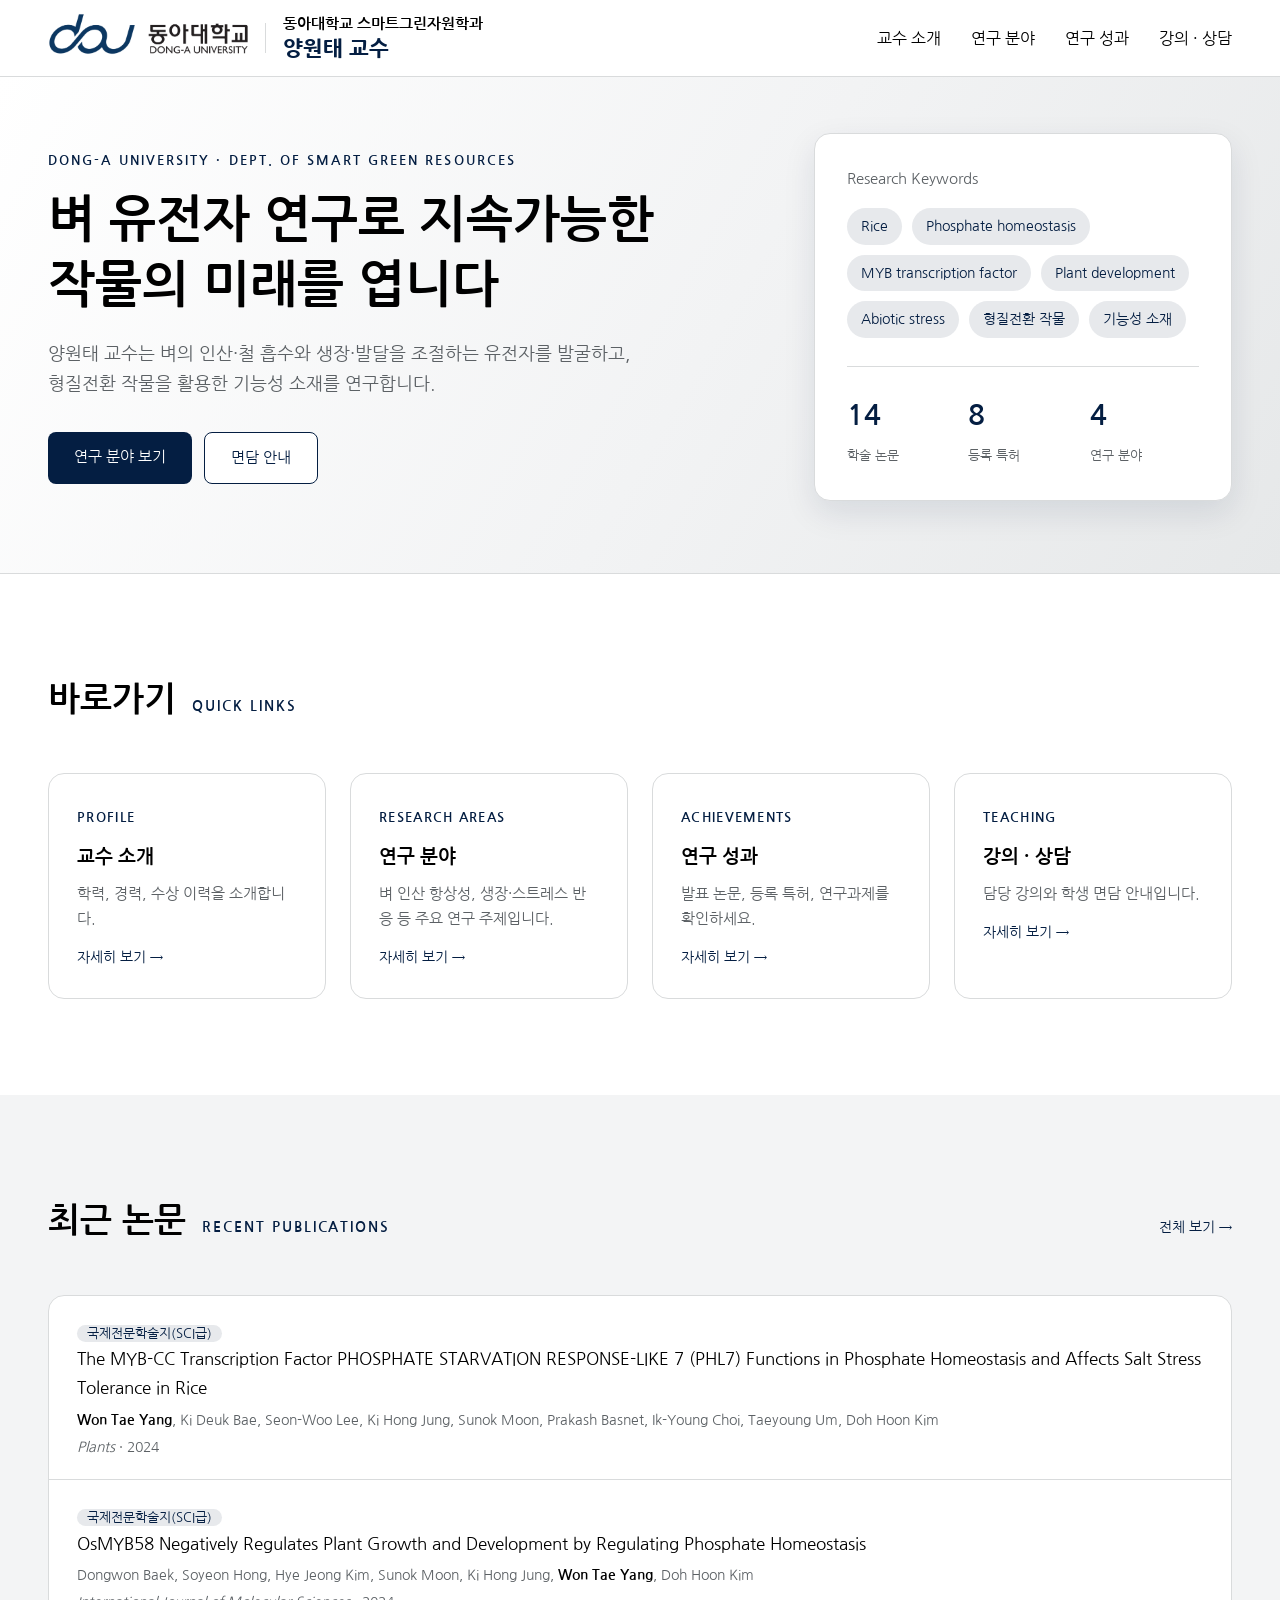
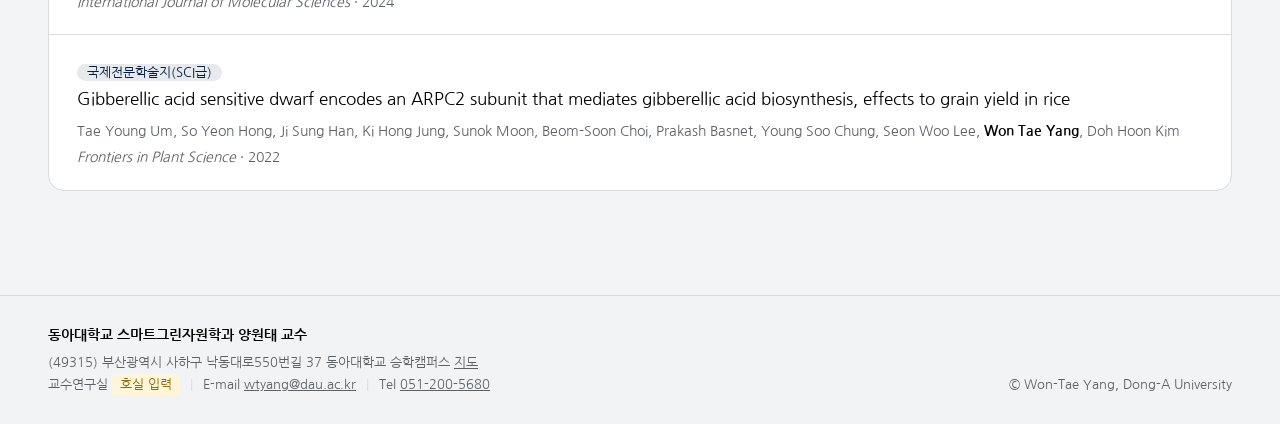
<file: index.html>
<!doctype html>
<html lang="ko" data-theme="light">
<head>
<meta charset="utf-8">
<meta name="viewport" content="width=1280">
<title>양원태 교수 · 동아대학교 스마트그린자원학과</title>
<link href="https://fonts.googleapis.com/css2?family=Nanum+Gothic:wght@400;700;800&display=swap" rel="stylesheet">
<link rel="stylesheet" href="styles.css">
</head>
<body>

<header class="nav">
  <div class="wrap">
    <a class="brand" href="index.html"><img class="brand-logo" src="images/donga-logo.png" alt="동아대학교"><span class="brand-text"><span class="brand-dept">동아대학교 스마트그린자원학과</span><span class="brand-name"><b>양원태 교수</b></span></span></a>
    <nav><ul>
      <li><a href="about.html">교수 소개</a></li>
      <li><a href="research.html">연구 분야</a></li>
      <li><a href="achievements.html">연구 성과</a></li>
      <li><a href="teaching.html">강의 · 상담</a></li>
    </ul></nav>
  </div>
</header>

<div class="hero">
  <div class="wrap">
    <div>
      <div class="eyebrow">Dong-A University · Dept. of Smart Green Resources</div>
      <h1>벼 유전자 연구로 지속가능한<br>작물의 미래를 엽니다</h1>
      <p>양원태 교수는 벼의 인산·철 흡수와 생장·발달을 조절하는 유전자를 발굴하고,<br>형질전환 작물을 활용한 기능성 소재를 연구합니다.</p>
      <div class="btns">
        <a class="btn primary" href="research.html">연구 분야 보기</a>
        <a class="btn ghost" href="teaching.html#office">면담 안내</a>
      </div>
    </div>
    <div class="keyword-box">
      <h3>Research Keywords</h3>
      <div class="tags">
        <span class="tag">Rice</span><span class="tag">Phosphate homeostasis</span><span class="tag">MYB transcription factor</span>
        <span class="tag">Plant development</span><span class="tag">Abiotic stress</span><span class="tag">형질전환 작물</span>
        <span class="tag">기능성 소재</span>
      </div>
      <div class="stats">
        <div><b id="stat-papers">–</b><span>학술 논문</span></div>
        <div><b id="stat-patents">–</b><span>등록 특허</span></div>
        <div><b>4</b><span>연구 분야</span></div>
      </div>
    </div>
  </div>
</div>

<main>
<section>
  <div class="wrap">
    <div class="sec-head"><h2>바로가기</h2><span class="en">Quick Links</span></div>
    <div class="ovgrid four">
      <a class="ovcard" href="about.html">
        <span class="en">Profile</span>
        <h3>교수 소개</h3>
        <p>학력, 경력, 수상 이력을 소개합니다.</p>
        <span class="more">자세히 보기 →</span>
      </a>
      <a class="ovcard" href="research.html">
        <span class="en">Research Areas</span>
        <h3>연구 분야</h3>
        <p>벼 인산 항상성, 생장·스트레스 반응 등 주요 연구 주제입니다.</p>
        <span class="more">자세히 보기 →</span>
      </a>
      <a class="ovcard" href="achievements.html">
        <span class="en">Achievements</span>
        <h3>연구 성과</h3>
        <p>발표 논문, 등록 특허, 연구과제를 확인하세요.</p>
        <span class="more">자세히 보기 →</span>
      </a>
      <a class="ovcard" href="teaching.html">
        <span class="en">Teaching</span>
        <h3>강의 · 상담</h3>
        <p>담당 강의와 학생 면담 안내입니다.</p>
        <span class="more">자세히 보기 →</span>
      </a>
    </div>
  </div>
</section>

<section class="alt">
  <div class="wrap">
    <div class="sec-head"><h2>최근 논문</h2><span class="en">Recent Publications</span><a class="sec-more" href="achievements.html">전체 보기 →</a></div>
    <ul class="pubs" id="recent-papers"></ul>
  </div>
</section>
</main>

<footer>
  <div class="wrap">
    <div class="foot-info">
      <b>동아대학교 스마트그린자원학과 양원태 교수</b>
      <p>(49315) 부산광역시 사하구 낙동대로550번길 37 동아대학교 승학캠퍼스 <a href="https://map.kakao.com/?q=%EB%8F%99%EC%95%84%EB%8C%80%ED%95%99%EA%B5%90%20%EC%8A%B9%ED%95%99%EC%BA%A0%ED%8D%BC%EC%8A%A4" target="_blank" rel="noopener">지도</a></p>
      <p><span>교수연구실 <span class="todo">호실 입력</span></span><span>E-mail <a href="mailto:wtyang@dau.ac.kr">wtyang@dau.ac.kr</a></span><span>Tel <a href="tel:0512005680">051-200-5680</a></span></p>
    </div>
    <div class="foot-copy">© Won-Tae Yang, Dong-A University</div>
  </div>
</footer>
<script src="site-data.js"></script>
<script src="achievements.js"></script>
</body>
</html>
</file>
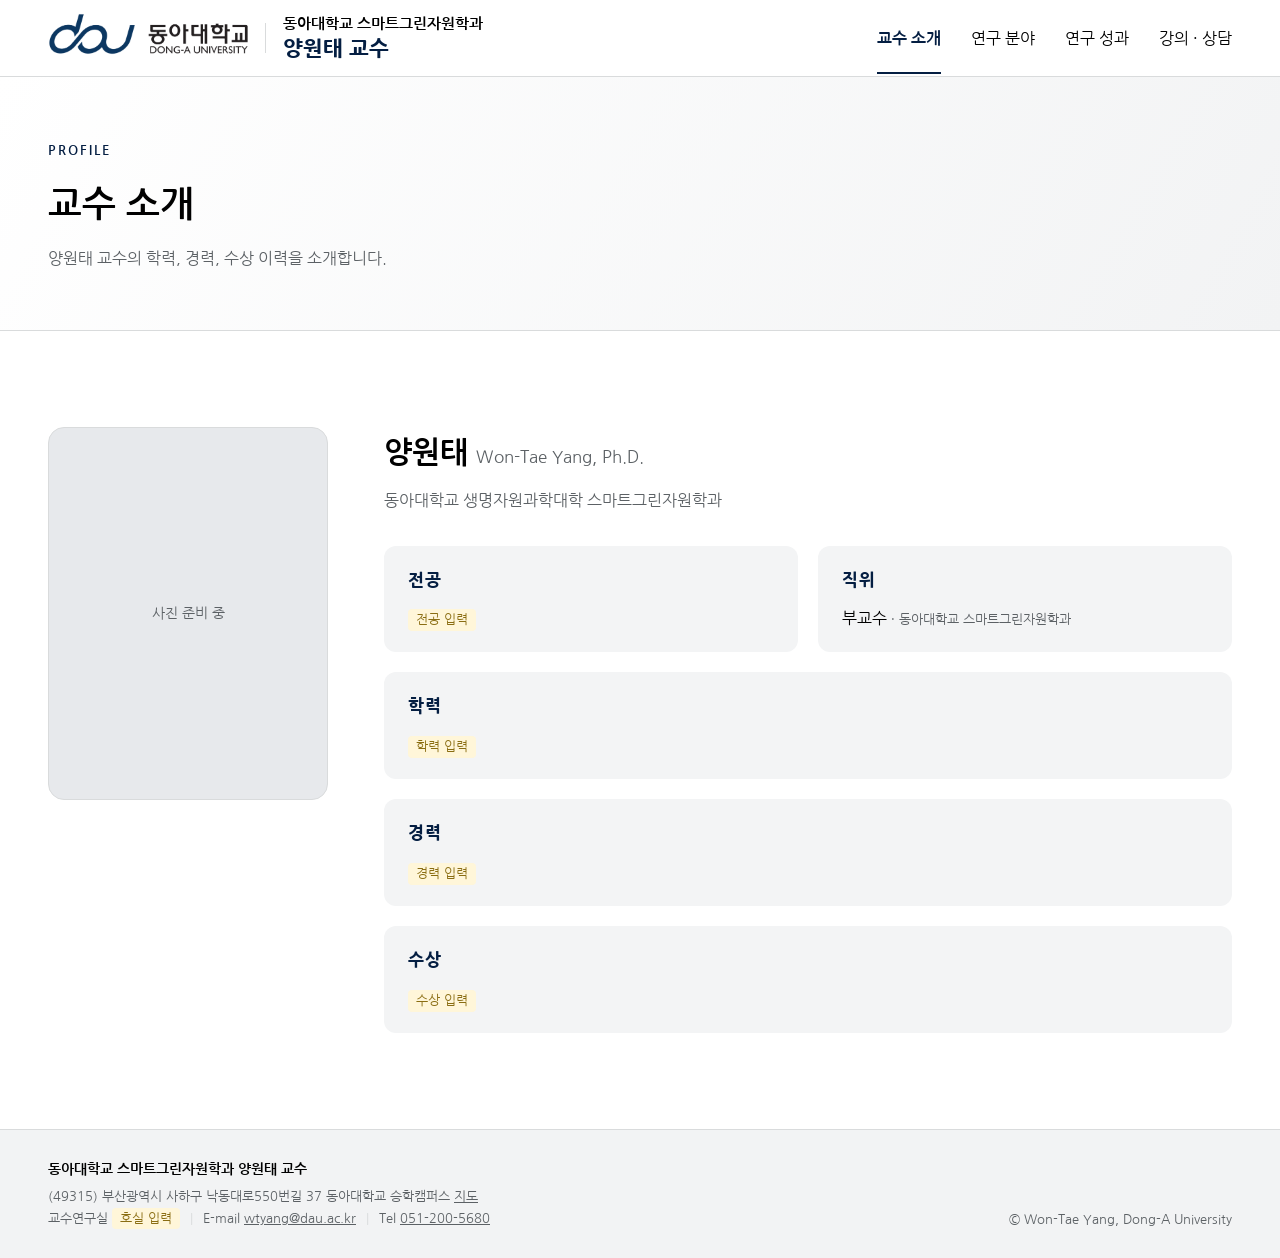
<file: about.html>
<!doctype html>
<html lang="ko" data-theme="light">
<head>
<meta charset="utf-8">
<meta name="viewport" content="width=1280">
<title>교수 소개 · 양원태 교수</title>
<link href="https://fonts.googleapis.com/css2?family=Nanum+Gothic:wght@400;700;800&display=swap" rel="stylesheet">
<link rel="stylesheet" href="styles.css">
</head>
<body>

<header class="nav">
  <div class="wrap">
    <a class="brand" href="index.html"><img class="brand-logo" src="images/donga-logo.png" alt="동아대학교"><span class="brand-text"><span class="brand-dept">동아대학교 스마트그린자원학과</span><span class="brand-name"><b>양원태 교수</b></span></span></a>
    <nav><ul>
      <li><a class="active" href="about.html">교수 소개</a></li>
      <li><a href="research.html">연구 분야</a></li>
      <li><a href="achievements.html">연구 성과</a></li>
      <li><a href="teaching.html">강의 · 상담</a></li>
    </ul></nav>
  </div>
</header>

<div class="pagehead">
  <div class="wrap">
    <span class="eyebrow">Profile</span>
    <h1>교수 소개</h1>
    <p>양원태 교수의 학력, 경력, 수상 이력을 소개합니다.</p>
  </div>
</div>

<main>
<section>
  <div class="wrap">
    <div class="profile">
      <div class="photo">사진 준비 중</div>
      <div>
        <h3>양원태<small>Won-Tae Yang, Ph.D.</small></h3>
        <p class="affil">동아대학교 생명자원과학대학 스마트그린자원학과</p>
        <div class="info">
          <div class="item"><div class="label">전공</div><span class="todo">전공 입력</span></div>
          <div class="item"><div class="label">직위</div>부교수 <span style="color:var(--muted);font-size:13px">· 동아대학교 스마트그린자원학과</span></div>
          <div class="item full"><div class="label">학력</div><span class="todo">학력 입력</span></div>
          <div class="item full"><div class="label">경력</div><span class="todo">경력 입력</span></div>
          <div class="item full"><div class="label">수상</div><span class="todo">수상 입력</span></div>
        </div>
      </div>
    </div>
  </div>
</section>
</main>

<footer>
  <div class="wrap">
    <div class="foot-info">
      <b>동아대학교 스마트그린자원학과 양원태 교수</b>
      <p>(49315) 부산광역시 사하구 낙동대로550번길 37 동아대학교 승학캠퍼스 <a href="https://map.kakao.com/?q=%EB%8F%99%EC%95%84%EB%8C%80%ED%95%99%EA%B5%90%20%EC%8A%B9%ED%95%99%EC%BA%A0%ED%8D%BC%EC%8A%A4" target="_blank" rel="noopener">지도</a></p>
      <p><span>교수연구실 <span class="todo">호실 입력</span></span><span>E-mail <a href="mailto:wtyang@dau.ac.kr">wtyang@dau.ac.kr</a></span><span>Tel <a href="tel:0512005680">051-200-5680</a></span></p>
    </div>
    <div class="foot-copy">© Won-Tae Yang, Dong-A University</div>
  </div>
</footer>
</body>
</html>
</file>
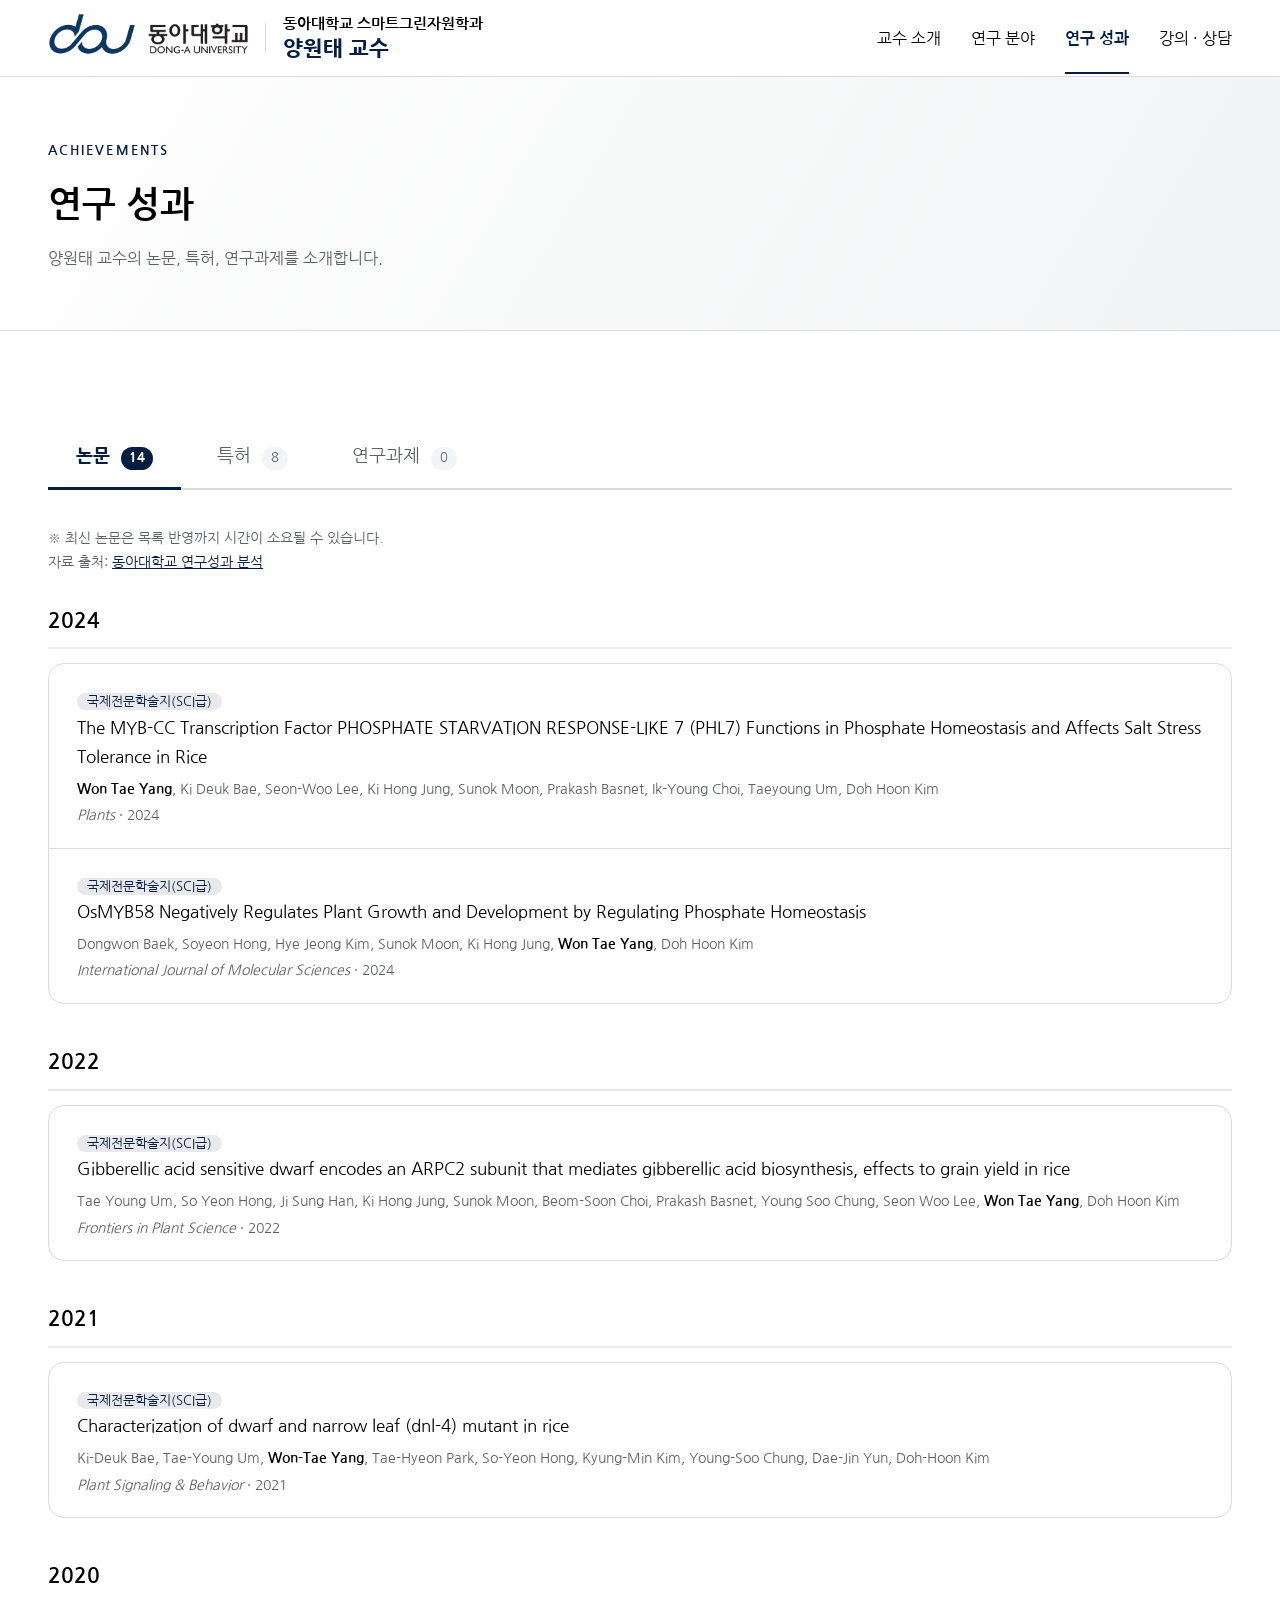
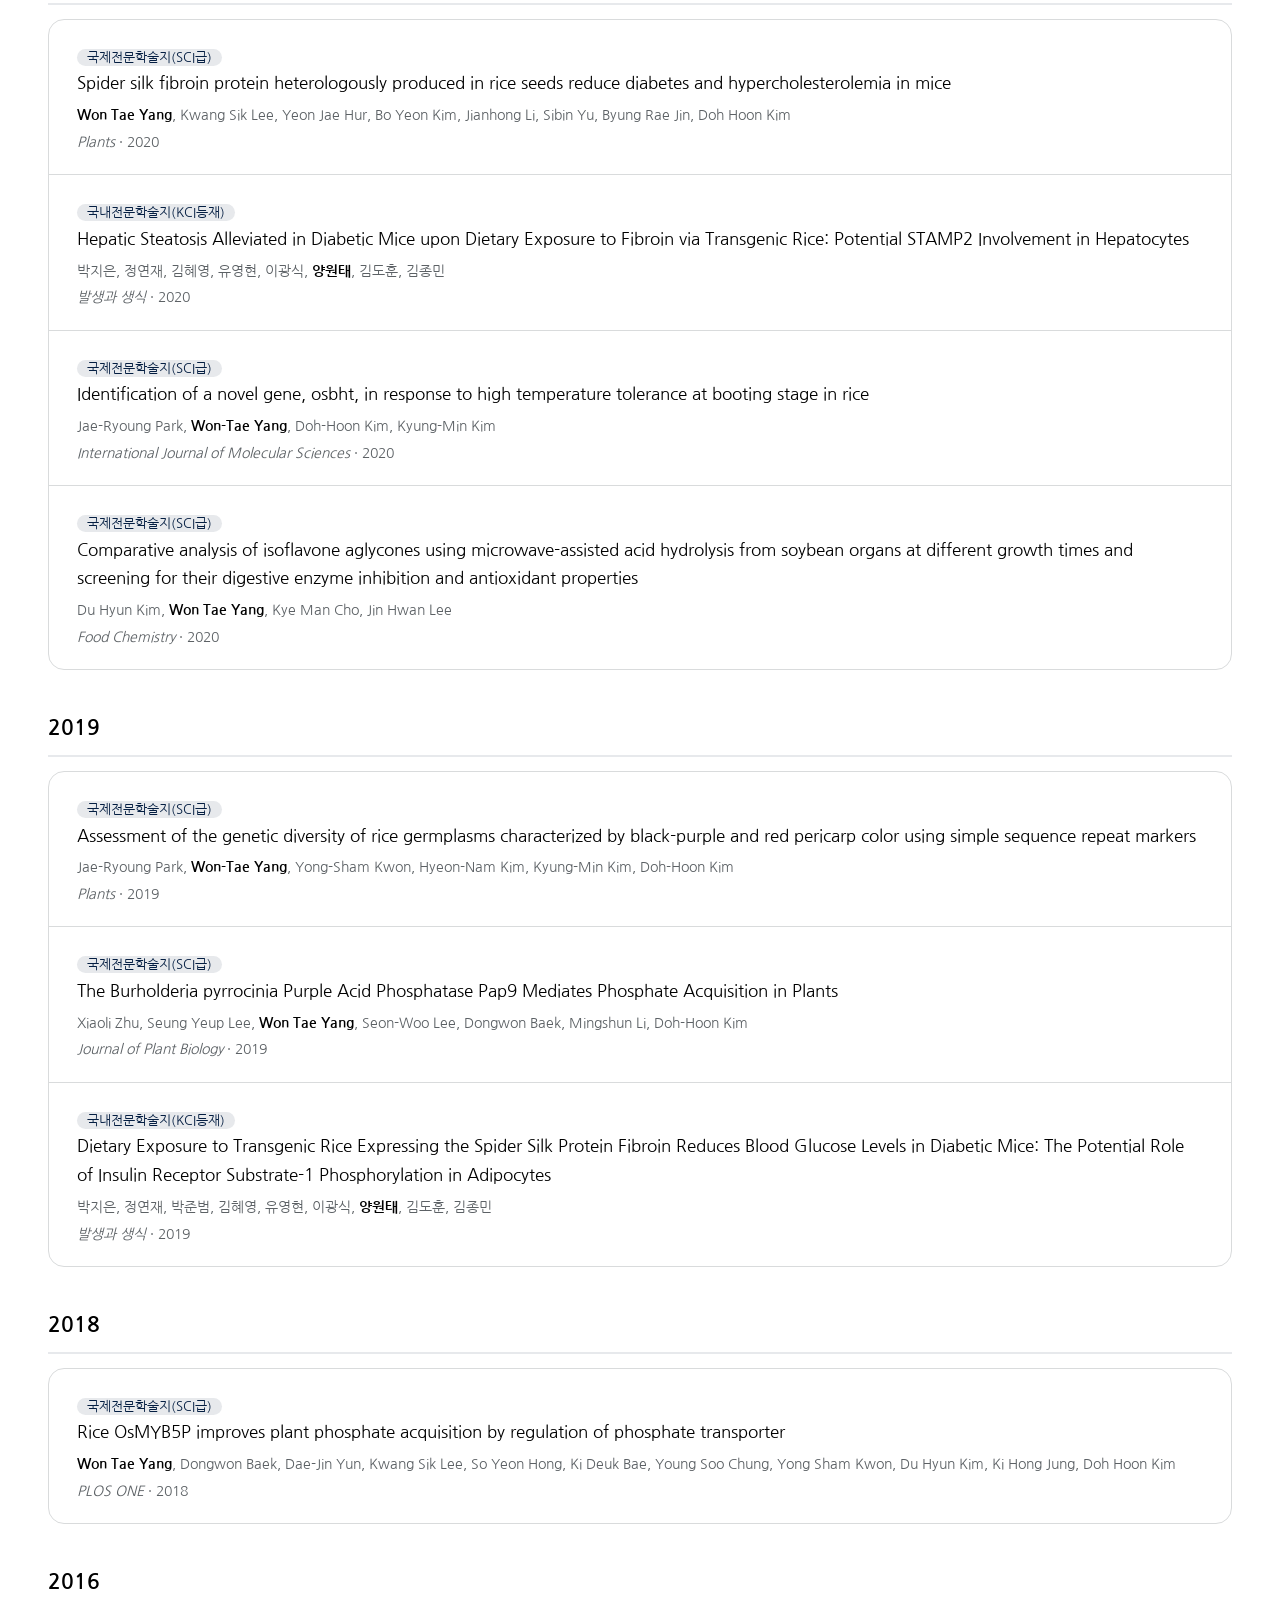
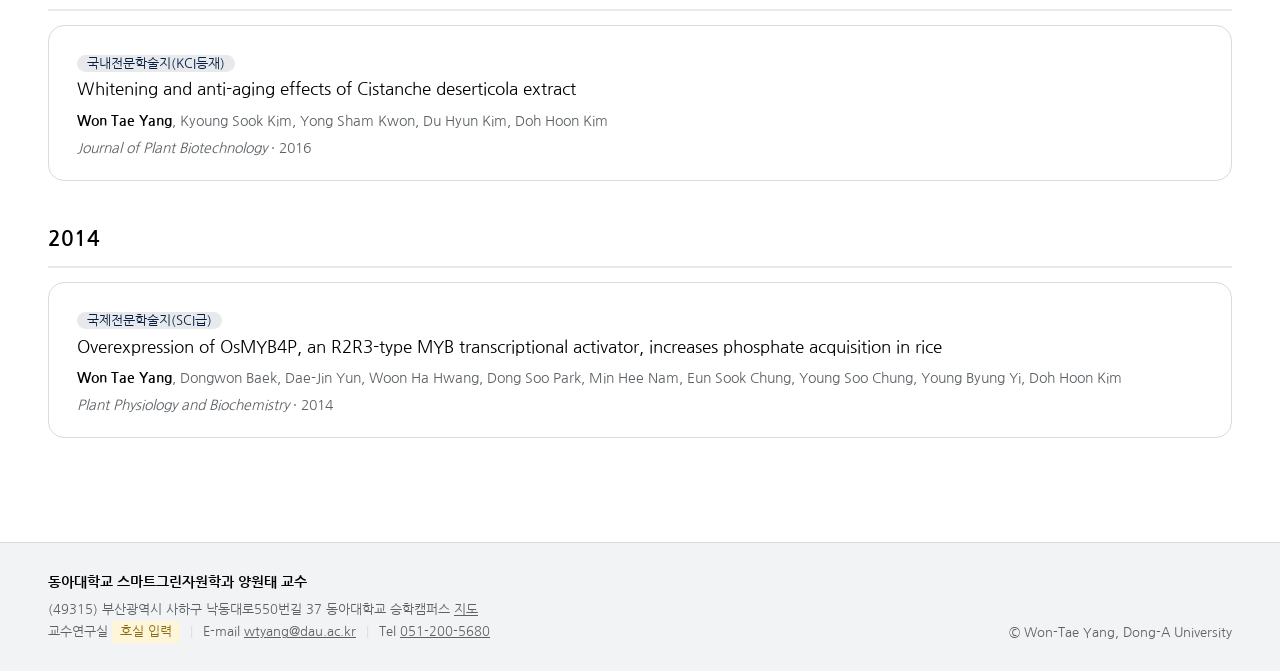
<file: achievements.html>
<!doctype html>
<html lang="ko" data-theme="light">
<head>
<meta charset="utf-8">
<meta name="viewport" content="width=1280">
<title>연구 성과 · 양원태 교수</title>
<link href="https://fonts.googleapis.com/css2?family=Nanum+Gothic:wght@400;700;800&display=swap" rel="stylesheet">
<link rel="stylesheet" href="styles.css">
</head>
<body>

<header class="nav">
  <div class="wrap">
    <a class="brand" href="index.html"><img class="brand-logo" src="images/donga-logo.png" alt="동아대학교"><span class="brand-text"><span class="brand-dept">동아대학교 스마트그린자원학과</span><span class="brand-name"><b>양원태 교수</b></span></span></a>
    <nav><ul>
      <li><a href="about.html">교수 소개</a></li>
      <li><a href="research.html">연구 분야</a></li>
      <li><a class="active" href="achievements.html">연구 성과</a></li>
      <li><a href="teaching.html">강의 · 상담</a></li>
    </ul></nav>
  </div>
</header>

<div class="pagehead">
  <div class="wrap">
    <span class="eyebrow">Achievements</span>
    <h1>연구 성과</h1>
    <p>양원태 교수의 논문, 특허, 연구과제를 소개합니다.</p>
  </div>
</div>

<main>
<section class="ach">
  <div class="wrap">
    <div class="tabs" role="tablist">
      <button type="button" role="tab" class="tab" data-tab="papers">논문 <span id="n-papers"></span></button>
      <button type="button" role="tab" class="tab" data-tab="patents">특허 <span id="n-patents"></span></button>
      <button type="button" role="tab" class="tab" data-tab="projects">연구과제 <span id="n-projects"></span></button>
    </div>

    <div class="tabpanel" id="papers" role="tabpanel">
      <p class="tab-note">※ 최신 논문은 목록 반영까지 시간이 소요될 수 있습니다.<br>자료 출처: <a href="https://dongalibraryscholar.netlify.app/listing_result?keyword=082680" target="_blank" rel="noopener">동아대학교 연구성과 분석</a></p>
      <div id="paper-list"></div>
    </div>

    <div class="tabpanel panel" id="patents" role="tabpanel" hidden>
      <table class="table">
        <thead><tr><th>등록</th><th>특허명</th></tr></thead>
        <tbody id="patent-rows"></tbody>
      </table>
    </div>

    <div class="tabpanel panel" id="projects" role="tabpanel" hidden>
      <table class="table">
        <thead><tr><th>기간</th><th>과제명</th></tr></thead>
        <tbody id="project-rows"></tbody>
      </table>
    </div>
  </div>
</section>
</main>

<footer>
  <div class="wrap">
    <div class="foot-info">
      <b>동아대학교 스마트그린자원학과 양원태 교수</b>
      <p>(49315) 부산광역시 사하구 낙동대로550번길 37 동아대학교 승학캠퍼스 <a href="https://map.kakao.com/?q=%EB%8F%99%EC%95%84%EB%8C%80%ED%95%99%EA%B5%90%20%EC%8A%B9%ED%95%99%EC%BA%A0%ED%8D%BC%EC%8A%A4" target="_blank" rel="noopener">지도</a></p>
      <p><span>교수연구실 <span class="todo">호실 입력</span></span><span>E-mail <a href="mailto:wtyang@dau.ac.kr">wtyang@dau.ac.kr</a></span><span>Tel <a href="tel:0512005680">051-200-5680</a></span></p>
    </div>
    <div class="foot-copy">© Won-Tae Yang, Dong-A University</div>
  </div>
</footer>
<script>
// 탭 전환 — 주소 끝 #papers / #patents / #projects 로 바로 열 수 있음
(function(){
  var tabs = document.querySelectorAll(".tab"), panels = document.querySelectorAll(".tabpanel");
  function open(id){
    if (!document.getElementById(id)) id = "papers";
    tabs.forEach(function(t){ var on = t.dataset.tab === id; t.classList.toggle("on", on); t.setAttribute("aria-selected", on); });
    panels.forEach(function(p){ p.hidden = p.id !== id; });
  }
  tabs.forEach(function(t){ t.addEventListener("click", function(){ history.replaceState(null, "", "#" + t.dataset.tab); open(t.dataset.tab); }); });
  window.addEventListener("hashchange", function(){ open(location.hash.slice(1)); });
  open(location.hash.slice(1));
  if (location.hash) setTimeout(function(){ window.scrollTo(0, 0); }, 0);  // 탭 주소로 들어와도 페이지 맨 위에서 시작
})();
</script>
<script src="site-data.js"></script>
<script src="achievements.js"></script>
</body>
</html>
</file>
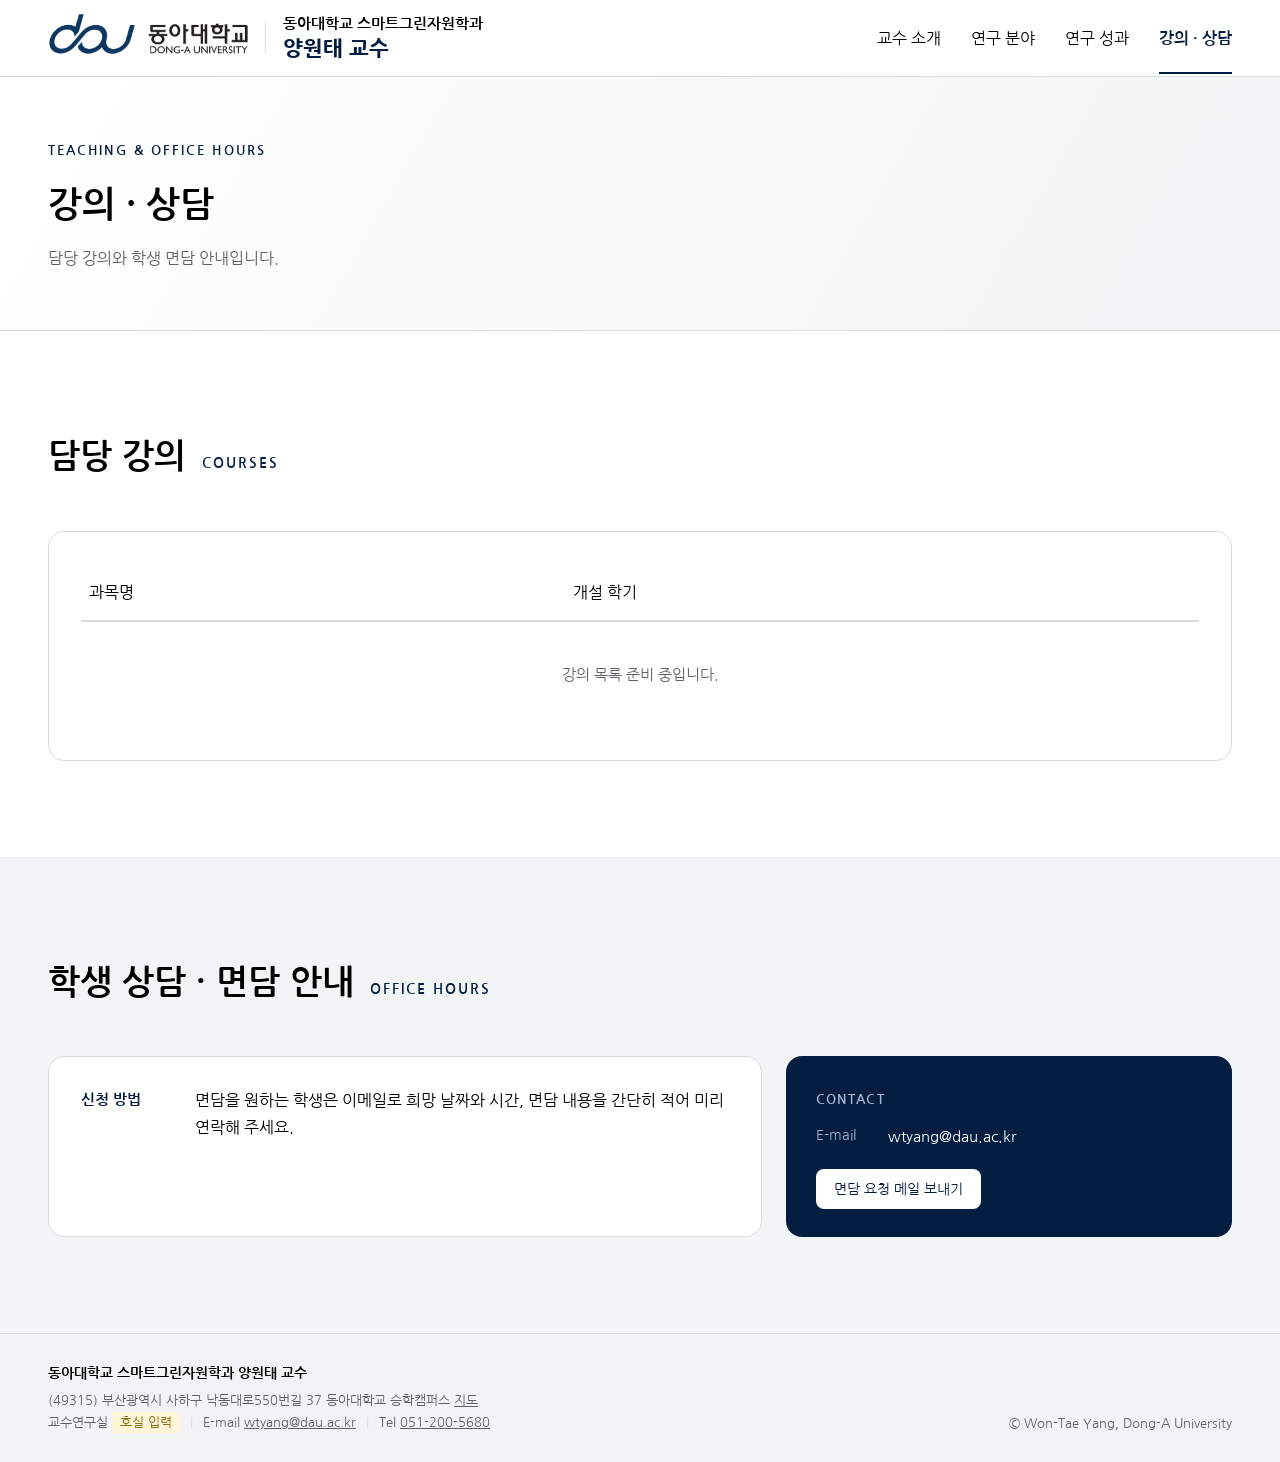
<file: teaching.html>
<!doctype html>
<html lang="ko" data-theme="light">
<head>
<meta charset="utf-8">
<meta name="viewport" content="width=1280">
<title>강의 · 상담 · 양원태 교수</title>
<link href="https://fonts.googleapis.com/css2?family=Nanum+Gothic:wght@400;700;800&display=swap" rel="stylesheet">
<link rel="stylesheet" href="styles.css">
</head>
<body>

<header class="nav">
  <div class="wrap">
    <a class="brand" href="index.html"><img class="brand-logo" src="images/donga-logo.png" alt="동아대학교"><span class="brand-text"><span class="brand-dept">동아대학교 스마트그린자원학과</span><span class="brand-name"><b>양원태 교수</b></span></span></a>
    <nav><ul>
      <li><a href="about.html">교수 소개</a></li>
      <li><a href="research.html">연구 분야</a></li>
      <li><a href="achievements.html">연구 성과</a></li>
      <li><a class="active" href="teaching.html">강의 · 상담</a></li>
    </ul></nav>
  </div>
</header>

<div class="pagehead">
  <div class="wrap">
    <span class="eyebrow">Teaching &amp; Office Hours</span>
    <h1>강의 · 상담</h1>
    <p>담당 강의와 학생 면담 안내입니다.</p>
  </div>
</div>

<main>
<section>
  <div class="wrap">
    <div class="sec-head"><h2>담당 강의</h2><span class="en">Courses</span></div>
    <div class="panel">
      <table class="table courses">
        <thead><tr><th>과목명</th><th>개설 학기</th></tr></thead>
        <tbody id="course-rows"></tbody>
      </table>
    </div>
  </div>
</section>

<section class="alt" id="office">
  <div class="wrap">
    <div class="sec-head"><h2>학생 상담 · 면담 안내</h2><span class="en">Office Hours</span></div>
    <div class="office">
      <div class="office-info" id="office-info"></div>
      <div class="office-contact">
        <span class="en">Contact</span>
        <p class="rc-line"><span>E-mail</span><a href="mailto:wtyang@dau.ac.kr">wtyang@dau.ac.kr</a></p>
        <a class="btn primary sm" href="mailto:wtyang@dau.ac.kr?subject=%5B%EB%A9%B4%EB%8B%B4%20%EC%9A%94%EC%B2%AD%5D">면담 요청 메일 보내기</a>
      </div>
    </div>
  </div>
</section>
</main>

<footer>
  <div class="wrap">
    <div class="foot-info">
      <b>동아대학교 스마트그린자원학과 양원태 교수</b>
      <p>(49315) 부산광역시 사하구 낙동대로550번길 37 동아대학교 승학캠퍼스 <a href="https://map.kakao.com/?q=%EB%8F%99%EC%95%84%EB%8C%80%ED%95%99%EA%B5%90%20%EC%8A%B9%ED%95%99%EC%BA%A0%ED%8D%BC%EC%8A%A4" target="_blank" rel="noopener">지도</a></p>
      <p><span>교수연구실 <span class="todo">호실 입력</span></span><span>E-mail <a href="mailto:wtyang@dau.ac.kr">wtyang@dau.ac.kr</a></span><span>Tel <a href="tel:0512005680">051-200-5680</a></span></p>
    </div>
    <div class="foot-copy">© Won-Tae Yang, Dong-A University</div>
  </div>
</footer>
<script src="site-data.js"></script>
<script src="teaching.js"></script>
</body>
</html>
</file>
<file: styles.css>
:root{
  --bg:#ffffff; --bg-alt:#f3f4f5; --surface:#ffffff; --ink:#000000; --muted:#5c6165; --line:#d9dbdc;
  --accent:#041e42; --accent-dark:#000000; --accent-soft:#e7e9ec; --secondary:#a2aaad;
}
*{box-sizing:border-box}
html{scroll-behavior:smooth}
body{margin:0;background:var(--bg);color:var(--ink);font-family:"Nanum Gothic",system-ui,sans-serif;line-height:1.75;font-size:16px;min-width:1100px}
a{color:var(--accent)}
.wrap{max-width:1360px;margin:0 auto;padding:0 48px}

/* Nav */
header.nav{position:sticky;top:0;z-index:10;background:rgba(255,255,255,.95);backdrop-filter:blur(8px);border-bottom:1px solid var(--line)}
header.nav .wrap{max-width:none;padding:0 48px;display:flex;align-items:center;justify-content:space-between;height:76px}
.brand{flex-shrink:0;display:flex;align-items:center;gap:16px;text-decoration:none;color:var(--ink);line-height:1.3}
.brand-logo{height:42px;width:auto;margin-bottom:8px}
.brand-text{position:relative;padding-left:18px}
.brand-text::before{content:"";position:absolute;left:0;top:50%;width:1px;height:30px;background:var(--line);transform:translateY(-50%)}
.brand-name{display:flex;align-items:baseline;gap:10px}
.brand b{font-family:"Nanum Gothic",sans-serif;font-size:21px;font-weight:800;color:var(--accent)}
.brand-dept{display:block;font-size:15px;font-weight:700;color:var(--ink);margin-bottom:2px}
nav ul{display:flex;gap:30px;list-style:none;margin:0;padding:0}
nav a{color:var(--ink);text-decoration:none;font-size:15.5px;font-weight:500;padding:26px 0;border-bottom:2px solid transparent}
nav a:hover{color:var(--accent);border-bottom-color:var(--accent)}
nav a.active{color:var(--accent);border-bottom-color:var(--accent);font-weight:700}

/* Hero (home page) */
.hero{background:linear-gradient(120deg,#ffffff 0%,#f2f3f4 55%,#e6e8e9 100%);padding:56px 0 72px;border-bottom:1px solid var(--line)}
.hero .wrap{display:grid;grid-template-columns:1.7fr 1fr;gap:56px;align-items:center}
.eyebrow{letter-spacing:.16em;font-size:13px;color:var(--accent);text-transform:uppercase;font-weight:700}
.hero h1{font-family:"Nanum Gothic",sans-serif;font-size:50px;line-height:1.3;margin:14px 0 22px;color:var(--ink);word-break:keep-all}
.hero p{font-size:17.5px;color:var(--muted);margin:0;max-width:680px}
.btns{display:flex;gap:12px;margin-top:32px}
.btn{display:inline-block;padding:12px 26px;border-radius:8px;text-decoration:none;font-weight:500;font-size:15px}
.btn.primary{background:var(--accent);color:#fff}
.btn.primary:hover{background:var(--accent-dark)}
.btn.ghost{border:1px solid var(--accent);color:var(--accent);background:#fff}
.keyword-box{background:#fff;border:1px solid var(--line);border-radius:16px;padding:32px;box-shadow:0 12px 32px rgba(4,30,66,.10)}
.keyword-box h3{margin:0 0 16px;font-size:15px;color:var(--muted);font-weight:500}
.tags{display:flex;flex-wrap:wrap;gap:10px}
.tag{background:var(--accent-soft);color:var(--accent);border-radius:999px;padding:6px 14px;font-size:14px;font-weight:500}
.stats{display:grid;grid-template-columns:repeat(3,1fr);gap:12px;margin-top:28px;padding-top:24px;border-top:1px solid var(--line)}
.stats b{display:block;font-family:"Nanum Gothic",sans-serif;font-size:28px;color:var(--accent)}
.stats span{font-size:13px;color:var(--muted)}

/* Page head (sub pages) */
.pagehead{background:linear-gradient(120deg,#ffffff 0%,#f2f3f4 100%);padding:58px 0;border-bottom:1px solid var(--line)}
.pagehead h1{font-family:"Nanum Gothic",sans-serif;font-size:36px;margin:10px 0 8px;color:var(--ink)}
.pagehead p{margin:0;color:var(--muted);font-size:16px;max-width:640px}

/* Home overview quick-links */
.ovgrid{display:grid;grid-template-columns:repeat(3,1fr);gap:24px}
.ovcard{display:block;background:var(--surface);border:1px solid var(--line);border-radius:16px;padding:28px;text-decoration:none;color:var(--ink);transition:box-shadow .2s,transform .2s}
.ovcard:hover{box-shadow:0 14px 34px rgba(0,0,0,.08);transform:translateY(-2px)}
.ovcard .en{color:var(--accent);font-size:13px;letter-spacing:.1em;text-transform:uppercase;font-weight:700}
.ovcard h3{margin:10px 0 8px;font-size:19px}
.ovcard p{margin:0;font-size:14.5px;color:var(--muted)}
.ovcard .more{display:inline-block;margin-top:14px;font-size:13.5px;color:var(--accent);font-weight:500}

.sec-head .sec-more{margin-left:auto;font-size:14px;text-decoration:none}

/* Sections */
section{padding:96px 0}
section.alt{background:var(--bg-alt)}
.sec-head{display:flex;align-items:baseline;gap:16px;margin-bottom:44px}
h2{font-family:"Nanum Gothic",sans-serif;font-size:34px;margin:0}
.sec-head .en{color:var(--accent);font-size:14px;letter-spacing:.14em;text-transform:uppercase;font-weight:700}

/* Profile */
.profile{display:grid;grid-template-columns:280px 1fr;gap:56px;align-items:start}
.photo{aspect-ratio:3/4;background:var(--accent-soft);border-radius:16px;display:flex;align-items:center;justify-content:center;color:var(--muted);font-size:14px;text-align:center;border:1px solid var(--line);overflow:hidden}
.photo img{width:100%;height:100%;object-fit:cover}
.profile h3{margin:0;font-size:30px}
.profile h3 small{font-size:17px;color:var(--muted);font-weight:400;margin-left:8px}
.affil{color:var(--muted);margin:6px 0 32px;font-size:16px}
.info{display:grid;grid-template-columns:1fr 1fr;gap:20px}
.info .item{background:var(--bg-alt);border-radius:12px;padding:20px 24px}
.info .label{font-size:16.5px;color:var(--accent);font-weight:800;letter-spacing:.04em;margin-bottom:10px}
.info .item.full{grid-column:1/-1}
.edu{list-style:none;margin:0;padding:0}
.edu li{display:flex;gap:14px;margin-bottom:8px;line-height:1.5}
.edu li:last-child{margin-bottom:0}
.edu b{flex:0 0 40px;color:var(--accent)}
.edu small{display:block;font-size:13px;color:var(--muted)}

/* Research panels (accordion) */
.rpanels{display:flex;flex-direction:column;gap:16px}
.rpanel{background:var(--surface);border:1px solid var(--line);border-radius:16px;transition:box-shadow .2s,border-color .2s}
.rpanel:hover{box-shadow:0 10px 28px rgba(0,0,0,.07)}
.rpanel[open]{border-color:var(--accent);box-shadow:0 14px 34px rgba(4,30,66,.10)}
.rpanel summary{display:flex;align-items:flex-start;gap:24px;padding:28px 32px;cursor:pointer;list-style:none}
.rpanel summary::-webkit-details-marker{display:none}
.rpanel .num{flex:0 0 48px;display:inline-flex;width:48px;height:48px;border-radius:12px;background:var(--accent-soft);color:var(--accent);align-items:center;justify-content:center;font-weight:700}
.rpanel[open] .num{background:var(--accent);color:#fff}
.rhead{flex:1;display:block}
.rhead h3{margin:0 0 2px;font-size:20px}
.rpanel summary:hover h3{color:var(--accent)}
.rhead .en{display:block;color:var(--muted);font-size:14px;font-style:italic;margin-bottom:8px}
.rhead .sum{display:block;font-size:15.5px;color:var(--muted)}
.rpanel .toggle{flex:0 0 32px;width:32px;height:32px;border-radius:50%;border:1px solid var(--line);position:relative;margin-top:8px;transition:transform .25s,background .2s}
.rpanel .toggle::before,.rpanel .toggle::after{content:"";position:absolute;left:50%;top:50%;width:12px;height:2px;background:var(--accent);transform:translate(-50%,-50%)}
.rpanel .toggle::after{transform:translate(-50%,-50%) rotate(90deg);transition:opacity .2s}
.rpanel[open] .toggle{background:var(--accent);border-color:var(--accent)}
.rpanel[open] .toggle::before{background:#fff}
.rpanel[open] .toggle::after{opacity:0}
.rdetail{display:grid;grid-template-columns:1.2fr 1fr;gap:40px;margin:0 32px;padding:28px 0 32px 72px;border-top:1px solid var(--line);animation:rfade .25s ease}
@keyframes rfade{from{opacity:0;transform:translateY(-6px)}to{opacity:1;transform:none}}
.rdetail h4{margin:0 0 12px;font-size:14px;color:var(--accent);letter-spacing:.06em}
.rdetail ul{margin:0;padding-left:18px;font-size:15px;color:var(--ink)}
.rdetail li{margin-bottom:8px}
.rdetail ul.refs{list-style:none;padding:0;color:var(--muted);font-size:14px}
.rdetail ul.refs li{display:flex;gap:10px;align-items:baseline;line-height:1.55;margin-bottom:12px}
.rdetail ul.refs .badge{flex:0 0 auto}
.rphotos{grid-column:1/-1;display:grid;grid-template-columns:repeat(3,1fr);gap:16px}
.rphotos figure{margin:0}
.rphotos a{display:block;height:200px;border-radius:12px;overflow:hidden;background:var(--bg-alt);border:1px solid var(--line)}
.rphotos img{width:100%;height:100%;object-fit:cover;transition:transform .3s}
.rphotos a:hover img{transform:scale(1.04)}
.rphotos figcaption{font-size:13.5px;color:var(--muted);margin-top:8px}
.rphotos figcaption:empty{display:none}

/* Publications */
.pub-year{font-family:"Nanum Gothic",sans-serif;font-size:21px;color:var(--ink);margin:40px 0 14px;padding-bottom:8px;border-bottom:2px solid var(--accent-soft)}
.pub-year:first-child{margin-top:0}
.pubs{list-style:none;margin:0 0 8px;padding:0;background:#fff;border:1px solid var(--line);border-radius:16px}
.pubs li{padding:20px 28px;border-top:1px solid var(--line);display:flex;gap:22px;align-items:flex-start}
.pubs li:first-child{border-top:none}
.pub-body{flex:1;min-width:0}
.ptitle{font-weight:500;font-size:16.5px}
.ptitle a{color:var(--ink);text-decoration:none}
.ptitle a:hover{color:var(--accent);text-decoration:underline}
.meta{color:var(--muted);font-size:14px;margin-top:5px}
.meta .badge{margin-right:8px}
.meta.authors b{color:var(--ink)}
.meta.journal{margin-top:2px}

/* Achievements tabs */
.tabs{display:flex;gap:8px;border-bottom:2px solid var(--line);margin-bottom:36px}
.tab{background:none;border:0;border-bottom:3px solid transparent;margin-bottom:-2px;padding:14px 28px;font:inherit;font-size:18px;color:var(--muted);cursor:pointer}
.tab span{display:inline-block;min-width:26px;margin-left:6px;padding:0 8px;border-radius:999px;background:var(--bg-alt);font-size:13px;color:var(--muted)}
.tab:hover{color:var(--accent)}
.tab.on{color:var(--accent);border-bottom-color:var(--accent);font-weight:800}
.tab.on span{background:var(--accent);color:#fff}
.tab-note{margin:0 0 28px;font-size:14px;color:var(--muted)}

/* Projects */
.ach .table td:first-child{width:170px}
.panel{background:#fff;border:1px solid var(--line);border-radius:16px;padding:32px}
.panel h3{margin:0 0 16px;font-size:19px}
.table{width:100%;border-collapse:collapse;font-size:15px}
.table th,.table td{text-align:left;padding:14px 8px;border-top:1px solid var(--line);vertical-align:top}
.table th{color:var(--ink);font-weight:400;font-size:16px;border-top:none;border-bottom:2px solid var(--line)}
.table td:first-child{white-space:nowrap;color:var(--accent);font-weight:500;width:130px}
.badge{background:var(--accent-soft);color:var(--accent);font-size:12.5px;padding:2px 10px;border-radius:999px}
.agency{display:block;font-size:13px;color:var(--muted);margin-top:2px}

/* Common helpers */
[hidden]{display:none!important}
.btn.sm{padding:8px 18px;font-size:14px;cursor:pointer;font-family:inherit}
.empty-note{color:var(--muted);padding:32px 0;text-align:center;background:var(--bg-alt);border-radius:12px;margin:0}

footer{background:#f2f3f4;border-top:1px solid var(--line);padding:28px 0;color:var(--muted);font-size:13px;line-height:1.7}
footer .wrap{display:flex;justify-content:space-between;align-items:flex-end;gap:24px}
.foot-info b{display:block;color:var(--ink);font-size:14px;margin-bottom:4px}
.foot-info p{margin:0}
.foot-info p>span+span::before{content:"|";margin:0 10px;color:var(--line)}
.foot-info a{color:var(--muted)}
.foot-info a:hover{color:var(--accent)}
.foot-copy{white-space:nowrap;font-size:12.5px}

/* Personal page additions */
.todo{display:inline-block;background:#fff6d9;color:#8a6d12;font-size:12.5px;border-radius:4px;padding:0 8px}
.ovgrid.four{grid-template-columns:repeat(4,1fr)}
.table.courses td:first-child{width:auto;white-space:normal;color:var(--ink)}
.table.courses td:last-child{width:180px;color:var(--muted)}
.table.courses td b{font-weight:700}
.table td.empty-cell,.table.courses td.empty-cell{text-align:center;color:var(--muted);font-weight:400;padding:40px 0;width:auto}
.office{display:grid;grid-template-columns:1.6fr 1fr;gap:24px}
.office-info{background:#fff;border:1px solid var(--line);border-radius:16px;padding:12px 32px}
.office-row{display:flex;gap:24px;padding:18px 0;border-top:1px solid var(--line)}
.office-row:first-child{border-top:none}
.office-row span{flex:0 0 90px;font-weight:700;color:var(--accent);font-size:15px}
.office-row p{margin:0;font-size:15.5px;white-space:pre-wrap}
.office-contact{background:var(--accent);color:#fff;border-radius:16px;padding:28px 30px}
.office-contact .en{color:#a9b8cf;font-size:13px;letter-spacing:.1em;text-transform:uppercase;font-weight:700}
.office-contact .rc-line{display:flex;gap:12px;margin:12px 0 18px;font-size:15px}
.office-contact .rc-line span{flex:0 0 60px;color:#a9b8cf;font-size:13.5px}
.office-contact a:not(.btn){color:#fff;text-decoration:none}
.office-contact .btn{background:#fff;color:var(--accent);border:0}
</file>
